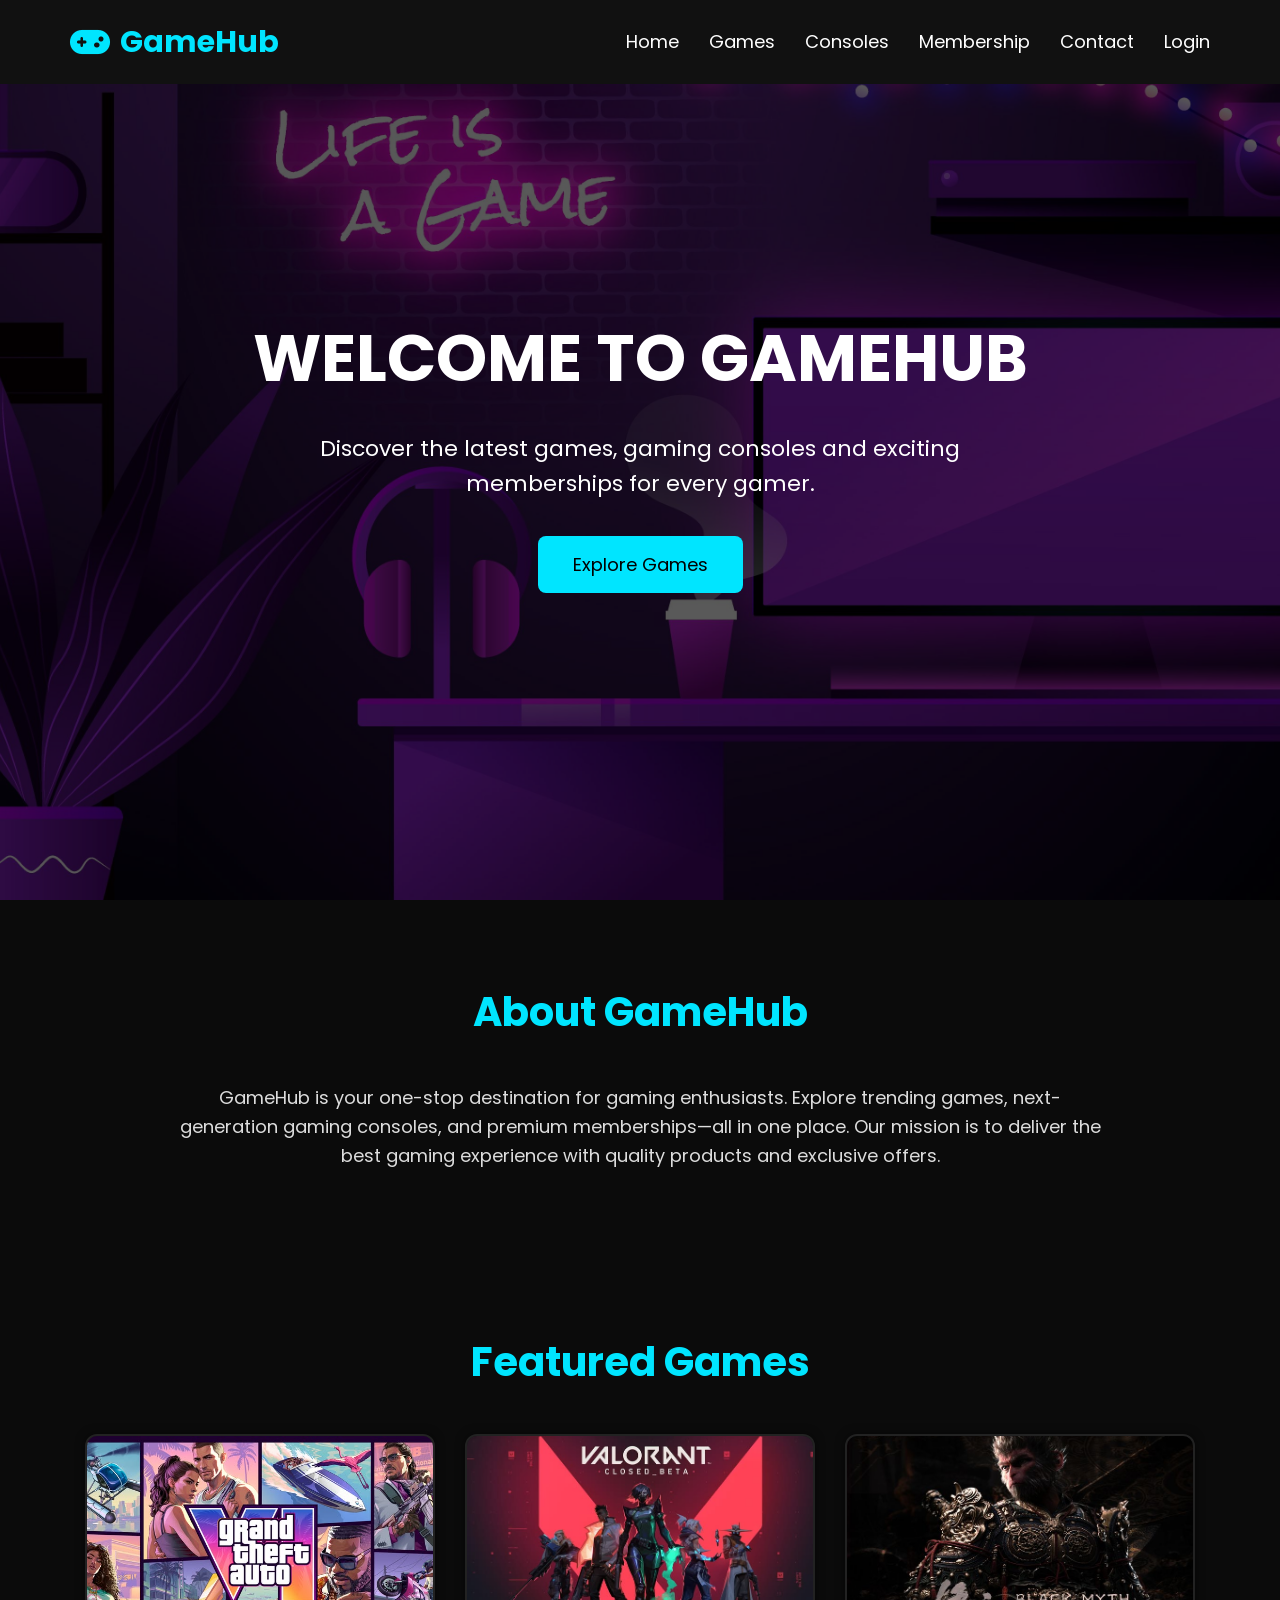
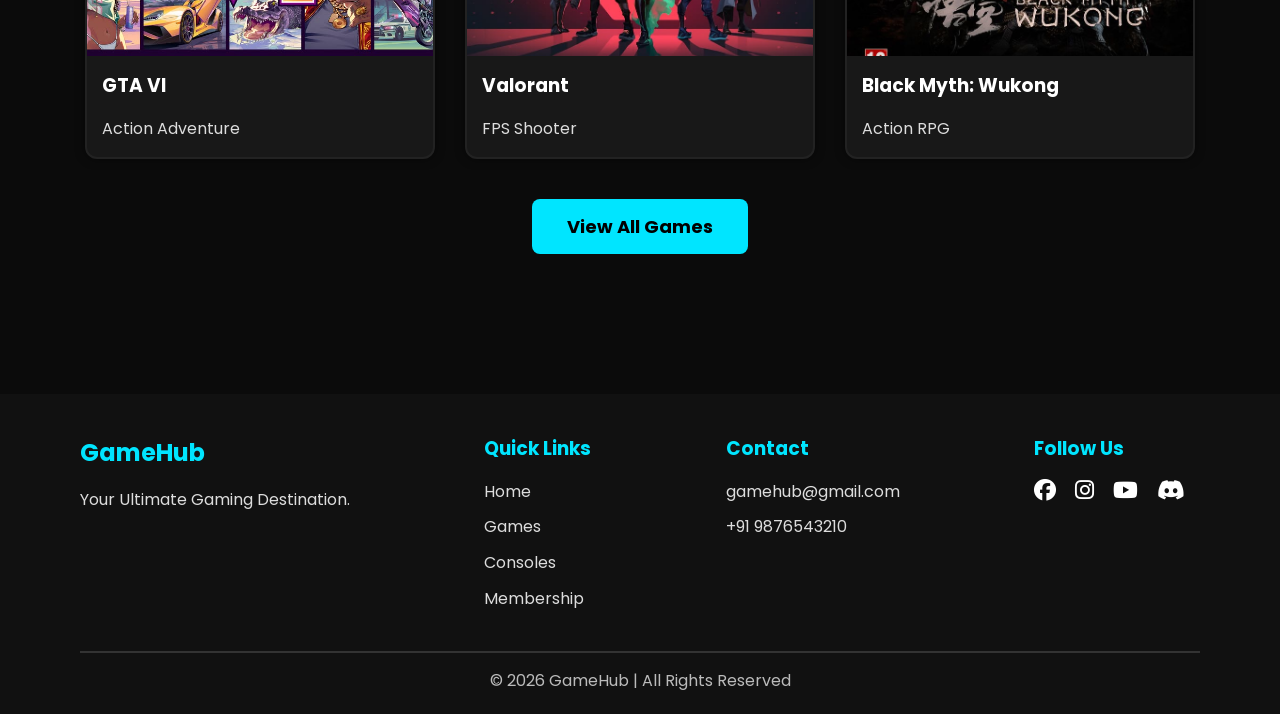
<file: index.html>
<!DOCTYPE html>
<html lang="en">

<head>

    <meta charset="UTF-8">

    <meta name="viewport" content="width=device-width, initial-scale=1.0">

    <title>GameHub | Home</title>

    <link rel="stylesheet" href="style.css">

    <link rel="preconnect" href="https://fonts.googleapis.com">

    <link href="https://fonts.googleapis.com/css2?family=Poppins:wght@300;400;500;600;700&display=swap" rel="stylesheet">

    <link rel="stylesheet"
        href="https://cdnjs.cloudflare.com/ajax/libs/font-awesome/6.6.0/css/all.min.css">

</head>

<body>

    <header>

        <nav>

            <div class="logo">

                <i class="fa-solid fa-gamepad"></i>

                <h2>GameHub</h2>

            </div>

            <ul>

                <li><a href="index.html">Home</a></li>

                <li><a href="games.html">Games</a></li>

                <li><a href="consoles.html">Consoles</a></li>

                <li><a href="membership.html">Membership</a></li>

                <li><a href="contact.html">Contact</a></li>

                <li><a href="login.html">Login</a></li>

            </ul>

        </nav>

    </header>

    <section class="hero">

        <div class="overlay"></div>

        <div class="hero-content">

            <h1>WELCOME TO GAMEHUB</h1>

            <p>

                Discover the latest games, gaming consoles and exciting memberships
                for every gamer.

            </p>

            <a href="games.html">

                <button>Explore Games</button>

            </a>

        </div>

    </section>

    <section class="about">

        <h2 class="section-title">

            About GameHub

        </h2>

        <p>

            GameHub is your one-stop destination for gaming enthusiasts.
            Explore trending games, next-generation gaming consoles, and
            premium memberships—all in one place. Our mission is to deliver
            the best gaming experience with quality products and exclusive offers.

        </p>

    </section>

    <section class="featured">

        <h2 class="section-title">

            Featured Games

        </h2>

        <div class="card-container">

            <div class="card">

                <img src="Images/GTA 6 Official Poster And GTA 6 Wallapaper.jpg">

                <h3>GTA VI</h3>

                <p>Action Adventure</p>

            </div>

            <div class="card">

                <img src="Images/Valorant Main Screen.jpg">

                <h3>Valorant</h3>

                <p>FPS Shooter</p>

            </div>

            <div class="card">

                <img src="Images/Game Poster _ Design.jpg">

                <h3>Black Myth: Wukong</h3>

                <p>Action RPG</p>

            </div>

        </div>

        <div class="view-button">

            <a href="games.html">

                <button class="view-btn">

                    View All Games

                </button>

            </a>

        </div>

    </section>

    <footer>

        <div class="footer">

            <div>

                <h2>GameHub</h2>

                <p>

                    Your Ultimate Gaming Destination.

                </p>

            </div>

            <div>

                <h3>Quick Links</h3>

                <p>Home</p>

                <p>Games</p>

                <p>Consoles</p>

                <p>Membership</p>

            </div>

            <div>

                <h3>Contact</h3>

                <p>gamehub@gmail.com</p>

                <p>+91 9876543210</p>

            </div>

            <div>

                <h3>Follow Us</h3>

                <i class="fa-brands fa-facebook"></i>
                <i class="fa-brands fa-instagram"></i>
                <i class="fa-brands fa-youtube"></i>
                <i class="fa-brands fa-discord"></i>

            </div>

        </div>

        <hr>

        <p class="copyright">

            © 2026 GameHub | All Rights Reserved

        </p>

    </footer>

</body>

</html>
</file>
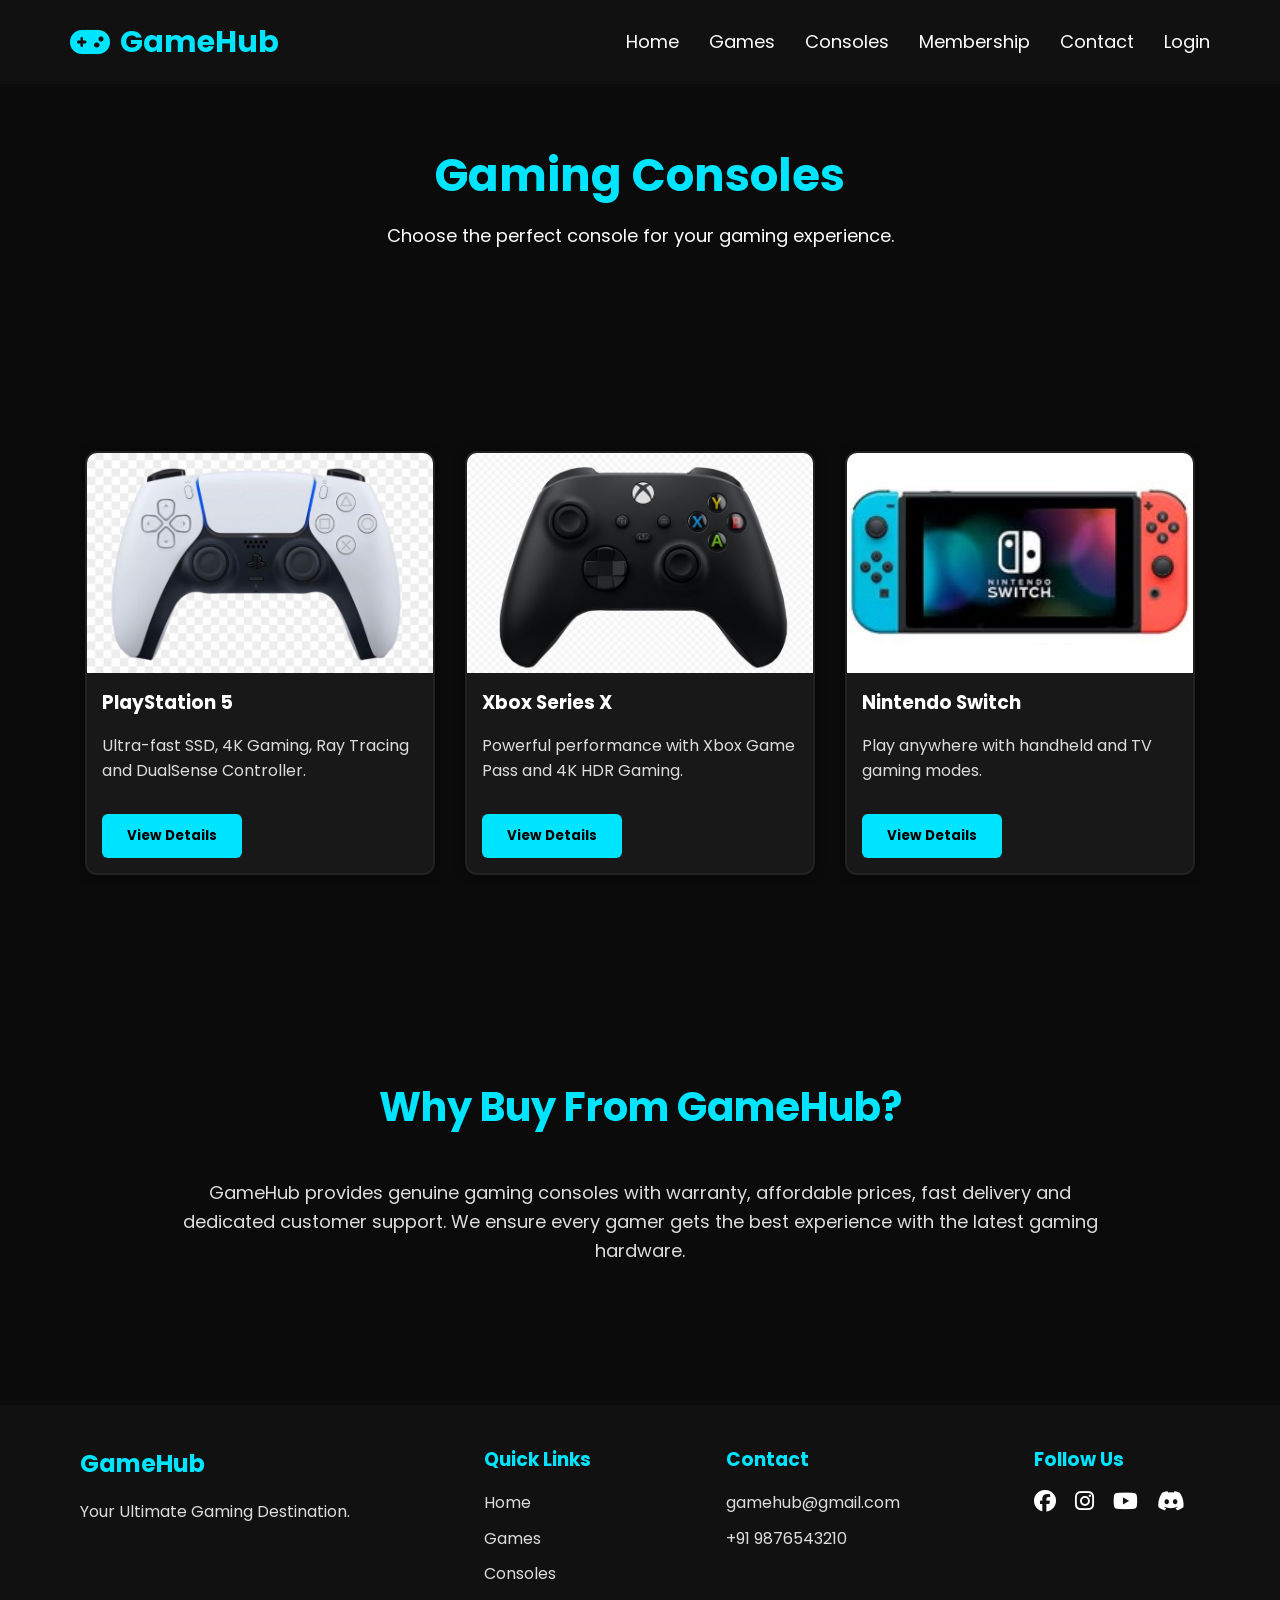
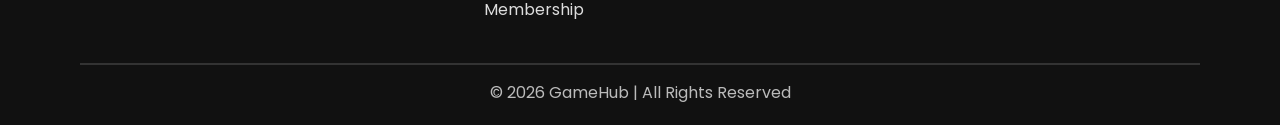
<file: consoles.html>
<!DOCTYPE html>
<html lang="en">

<head>

    <meta charset="UTF-8">

    <meta name="viewport" content="width=device-width, initial-scale=1.0">

    <title>GameHub | Consoles</title>

    <link rel="stylesheet" href="style.css">

    <link rel="preconnect" href="https://fonts.googleapis.com">

    <link href="https://fonts.googleapis.com/css2?family=Poppins:wght@300;400;500;600;700&display=swap" rel="stylesheet">

    <link rel="stylesheet"
        href="https://cdnjs.cloudflare.com/ajax/libs/font-awesome/6.6.0/css/all.min.css">

</head>

<body>

<header>

<nav>

<div class="logo">

<i class="fa-solid fa-gamepad"></i>

<h2>GameHub</h2>

</div>

<ul>

<li><a href="index.html">Home</a></li>

<li><a href="games.html">Games</a></li>

<li><a href="consoles.html">Consoles</a></li>

<li><a href="membership.html">Membership</a></li>

<li><a href="contact.html">Contact</a></li>

<li><a href="login.html">Login</a></li>

</ul>

</nav>

</header>

<section class="page-title">

<h1>Gaming Consoles</h1>

<p>Choose the perfect console for your gaming experience.</p>

</section>

<section class="card-container">

<div class="card">

<img src="Images/Sony Playstation5 Ps5 White Controller-free Download PNG Transparent With Clear Background ID 475448 _ TopPNG.jpg">

<h3>PlayStation 5</h3>

<p>Ultra-fast SSD, 4K Gaming, Ray Tracing and DualSense Controller.</p>

<button>View Details</button>

</div>

<div class="card">

<img src="Images/Front View Microsoft Xbox Series X Controller.jpg">

<h3>Xbox Series X</h3>

<p>Powerful performance with Xbox Game Pass and 4K HDR Gaming.</p>

<button>View Details</button>

</div>

<div class="card">

<img src="Images/There Are So Many (Too Many_) Consoles to Choose___.jpg">

<h3>Nintendo Switch</h3>

<p>Play anywhere with handheld and TV gaming modes.</p>

<button>View Details</button>

</div>

</section>

<section class="about">

<h2 class="section-title">Why Buy From GameHub?</h2>

<p>

GameHub provides genuine gaming consoles with warranty, affordable prices,
fast delivery and dedicated customer support. We ensure every gamer gets
the best experience with the latest gaming hardware.

</p>

</section>

<footer>

<div class="footer">

<div>

<h2>GameHub</h2>

<p>Your Ultimate Gaming Destination.</p>

</div>

<div>

<h3>Quick Links</h3>

<p>Home</p>

<p>Games</p>

<p>Consoles</p>

<p>Membership</p>

</div>

<div>

<h3>Contact</h3>

<p>gamehub@gmail.com</p>

<p>+91 9876543210</p>

</div>

<div>

<h3>Follow Us</h3>

<i class="fa-brands fa-facebook"></i>
<i class="fa-brands fa-instagram"></i>
<i class="fa-brands fa-youtube"></i>
<i class="fa-brands fa-discord"></i>

</div>

</div>

<hr>

<p class="copyright">

© 2026 GameHub | All Rights Reserved

</p>

</footer>

</body>

</html>
</file>
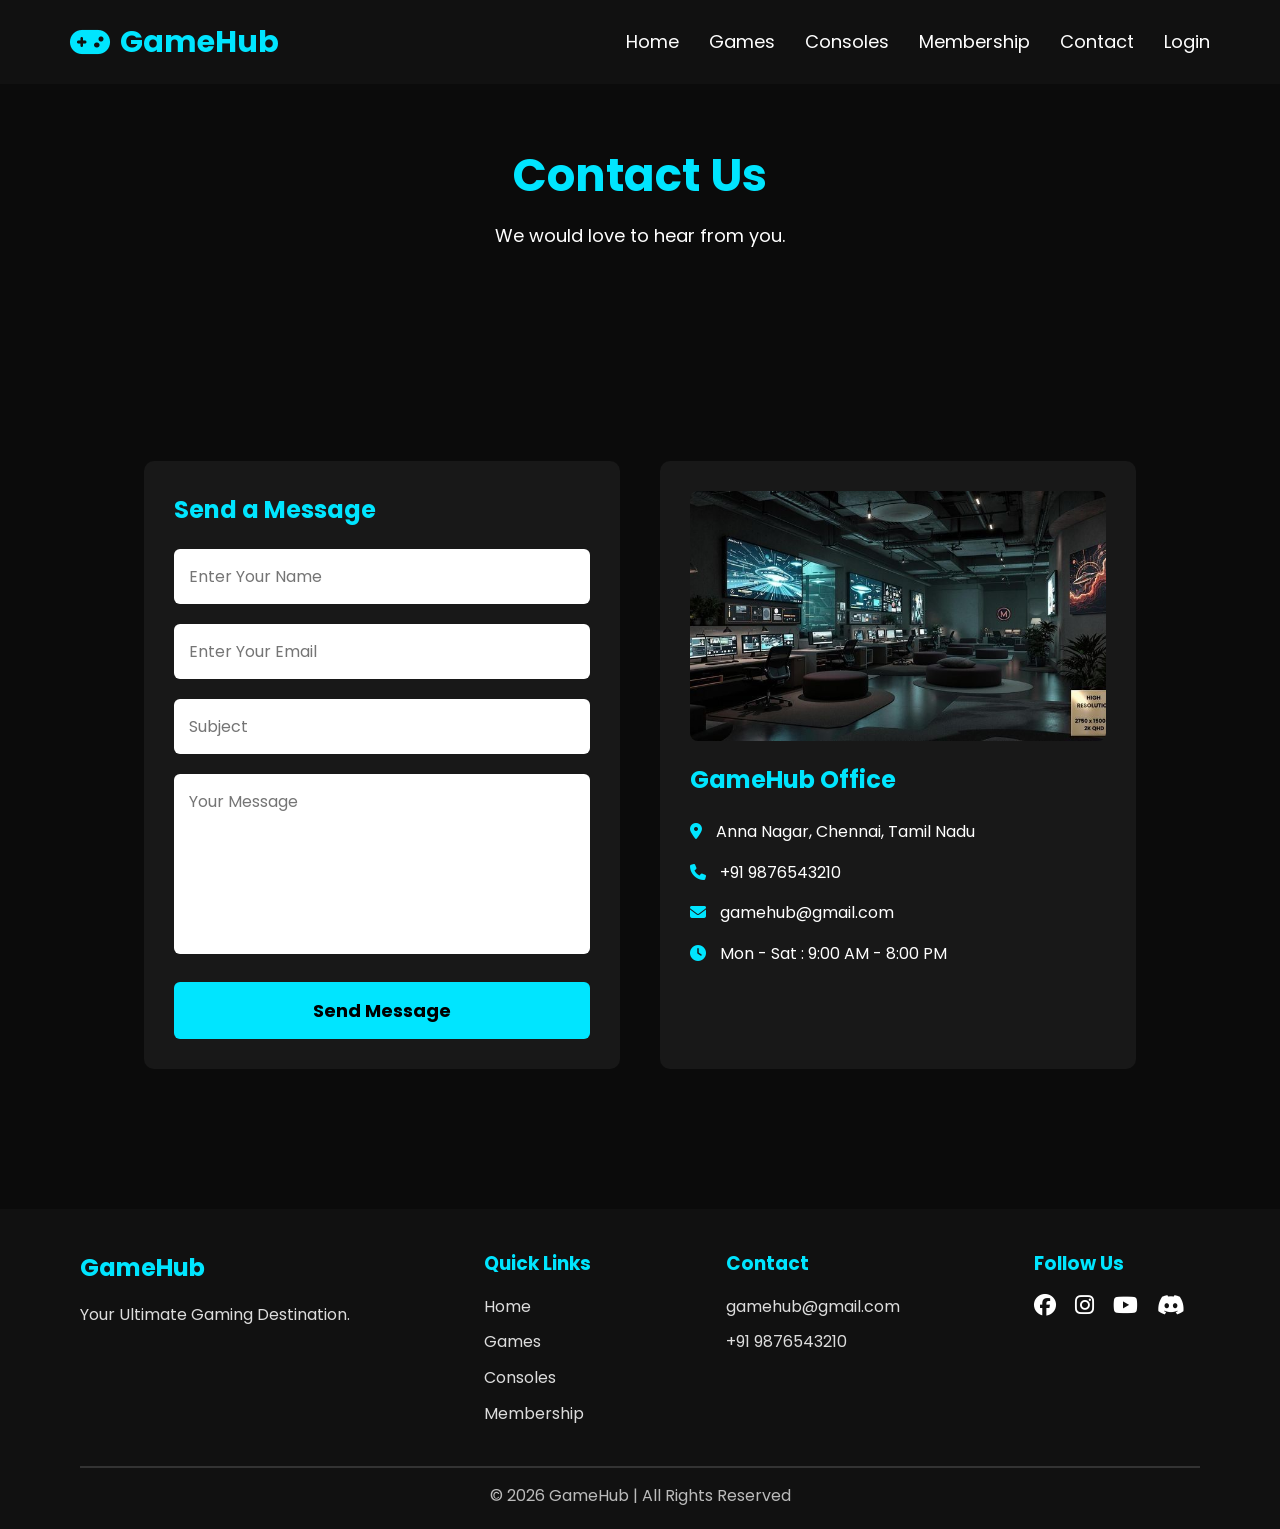
<file: contact.html>
<!DOCTYPE html>
<html lang="en">

<head>

    <meta charset="UTF-8">

    <meta name="viewport" content="width=device-width, initial-scale=1.0">

    <title>GameHub | Contact</title>

    <link rel="stylesheet" href="style.css">

    <link rel="preconnect" href="https://fonts.googleapis.com">

    <link href="https://fonts.googleapis.com/css2?family=Poppins:wght@300;400;500;600;700&display=swap" rel="stylesheet">

    <link rel="stylesheet"
        href="https://cdnjs.cloudflare.com/ajax/libs/font-awesome/6.6.0/css/all.min.css">

</head>

<body>

<header>

<nav>

<div class="logo">

<i class="fa-solid fa-gamepad"></i>

<h2>GameHub</h2>

</div>

<ul>

<li><a href="index.html">Home</a></li>

<li><a href="games.html">Games</a></li>

<li><a href="consoles.html">Consoles</a></li>

<li><a href="membership.html">Membership</a></li>

<li><a href="contact.html">Contact</a></li>

<li><a href="login.html">Login</a></li>

</ul>

</nav>

</header>

<section class="page-title">

<h1>Contact Us</h1>

<p>We would love to hear from you.</p>

</section>

<section class="contact-container">

<div class="contact-form">

<h2>Send a Message</h2>

<form>

<input type="text" placeholder="Enter Your Name" required>

<input type="email" placeholder="Enter Your Email" required>

<input type="text" placeholder="Subject" required>

<textarea rows="6" placeholder="Your Message"></textarea>

<button type="submit">Send Message</button>

</form>

</div>

<div class="contact-info">

<img src="Images/office.jpg">

<h2>GameHub Office</h2>

<p><i class="fa-solid fa-location-dot"></i> Anna Nagar, Chennai, Tamil Nadu</p>

<p><i class="fa-solid fa-phone"></i> +91 9876543210</p>

<p><i class="fa-solid fa-envelope"></i> gamehub@gmail.com</p>

<p><i class="fa-solid fa-clock"></i> Mon - Sat : 9:00 AM - 8:00 PM</p>

</div>

</section>

<footer>

<div class="footer">

<div>

<h2>GameHub</h2>

<p>Your Ultimate Gaming Destination.</p>

</div>

<div>

<h3>Quick Links</h3>

<p>Home</p>

<p>Games</p>

<p>Consoles</p>

<p>Membership</p>

</div>

<div>

<h3>Contact</h3>

<p>gamehub@gmail.com</p>

<p>+91 9876543210</p>

</div>

<div>

<h3>Follow Us</h3>

<i class="fa-brands fa-facebook"></i>

<i class="fa-brands fa-instagram"></i>

<i class="fa-brands fa-youtube"></i>

<i class="fa-brands fa-discord"></i>

</div>

</div>

<hr>

<p class="copyright">

© 2026 GameHub | All Rights Reserved

</p>

</footer>

</body>

</html>
</file>
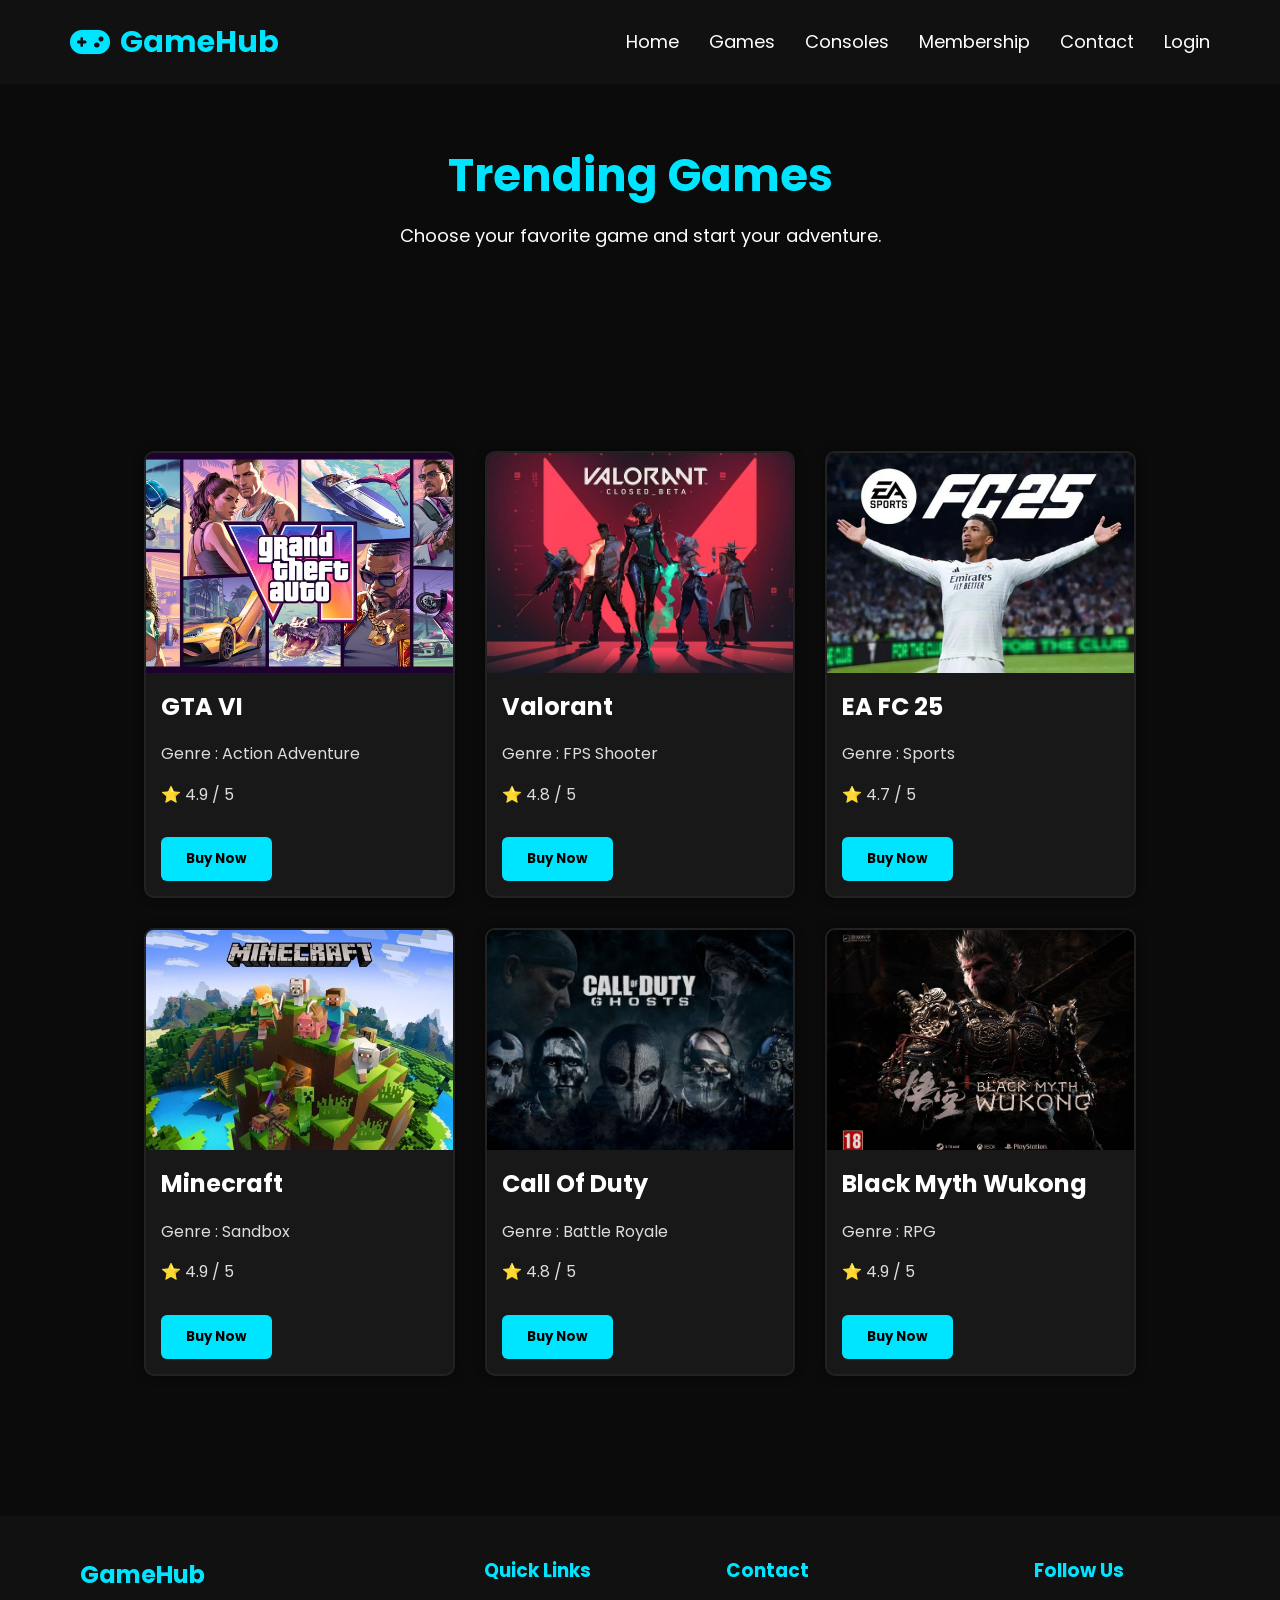
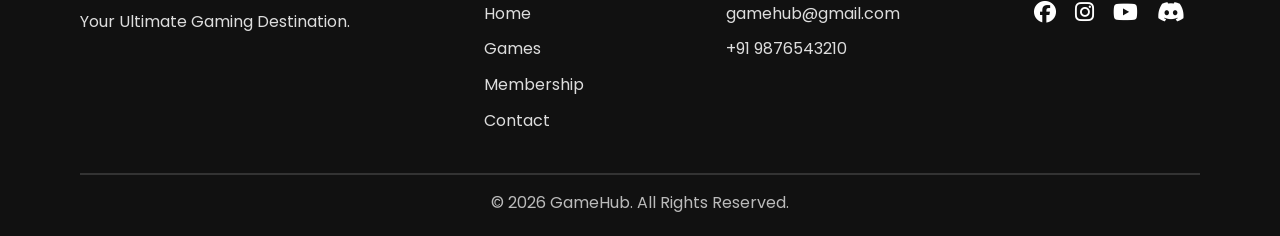
<file: games.html>
<!DOCTYPE html>
<html lang="en">

<head>

<meta charset="UTF-8">

<meta name="viewport" content="width=device-width, initial-scale=1.0">

<title>GameHub | Games</title>

<link rel="stylesheet" href="style.css">

<link rel="preconnect" href="https://fonts.googleapis.com">

<link href="https://fonts.googleapis.com/css2?family=Poppins:wght@300;400;500;600;700&display=swap" rel="stylesheet">

<link rel="stylesheet"
href="https://cdnjs.cloudflare.com/ajax/libs/font-awesome/6.6.0/css/all.min.css">

</head>

<body>

<header>

<nav>

<div class="logo">

<i class="fa-solid fa-gamepad"></i>

<h2>GameHub</h2>

</div>

<ul>

<li><a href="index.html">Home</a></li>

<li><a href="games.html">Games</a></li>

<li><a href="consoles.html">Consoles</a></li>

<li><a href="membership.html">Membership</a></li>

<li><a href="contact.html">Contact</a></li>

<li><a href="login.html">Login</a></li>

</ul>

</nav>

</header>

<section class="page-title">

<h1>Trending Games</h1>

<p>Choose your favorite game and start your adventure.</p>

</section>

<section class="games-container">

<div class="card">

<img src="Images/GTA 6 Official Poster And GTA 6 Wallapaper.jpg">

<h2>GTA VI</h2>

<p>Genre : Action Adventure</p>

<p>⭐ 4.9 / 5</p>

<button>Buy Now</button>

</div>

<div class="card">

<img src="Images/Valorant Main Screen.jpg">

<h2>Valorant</h2>

<p>Genre : FPS Shooter</p>

<p>⭐ 4.8 / 5</p>

<button>Buy Now</button>

</div>

<div class="card">

<img src="Images/EA SPORTS FC 25 Free Download PC Pre-Installed _ RepackGames.jpg">

<h2>EA FC 25</h2>

<p>Genre : Sports</p>

<p>⭐ 4.7 / 5</p>

<button>Buy Now</button>

</div>

<div class="card">

<img src="Images/Nintendo y Microsoft ganan, Sony pierde, con Minecraft y Super Smash.jpg">

<h2>Minecraft</h2>

<p>Genre : Sandbox</p>

<p>⭐ 4.9 / 5</p>

<button>Buy Now</button>

</div>

<div class="card">

<img src="Images/Call of duty ghosts.jpg">

<h2>Call Of Duty</h2>

<p>Genre : Battle Royale</p>

<p>⭐ 4.8 / 5</p>

<button>Buy Now</button>

</div>

<div class="card">

<img src="Images/Game Poster _ Design.jpg">

<h2>Black Myth Wukong</h2>

<p>Genre : RPG</p>

<p>⭐ 4.9 / 5</p>

<button>Buy Now</button>

</div>

</section>

<footer>

<div class="footer">

<div>

<h2>GameHub</h2>

<p>Your Ultimate Gaming Destination.</p>

</div>

<div>

<h3>Quick Links</h3>

<p>Home</p>

<p>Games</p>

<p>Membership</p>

<p>Contact</p>

</div>

<div>

<h3>Contact</h3>

<p>gamehub@gmail.com</p>

<p>+91 9876543210</p>

</div>

<div>

<h3>Follow Us</h3>

<i class="fa-brands fa-facebook"></i>

<i class="fa-brands fa-instagram"></i>

<i class="fa-brands fa-youtube"></i>

<i class="fa-brands fa-discord"></i>

</div>

</div>

<hr>

<p class="copyright">

© 2026 GameHub. All Rights Reserved.

</p>

</footer>

</body>

</html>
</file>
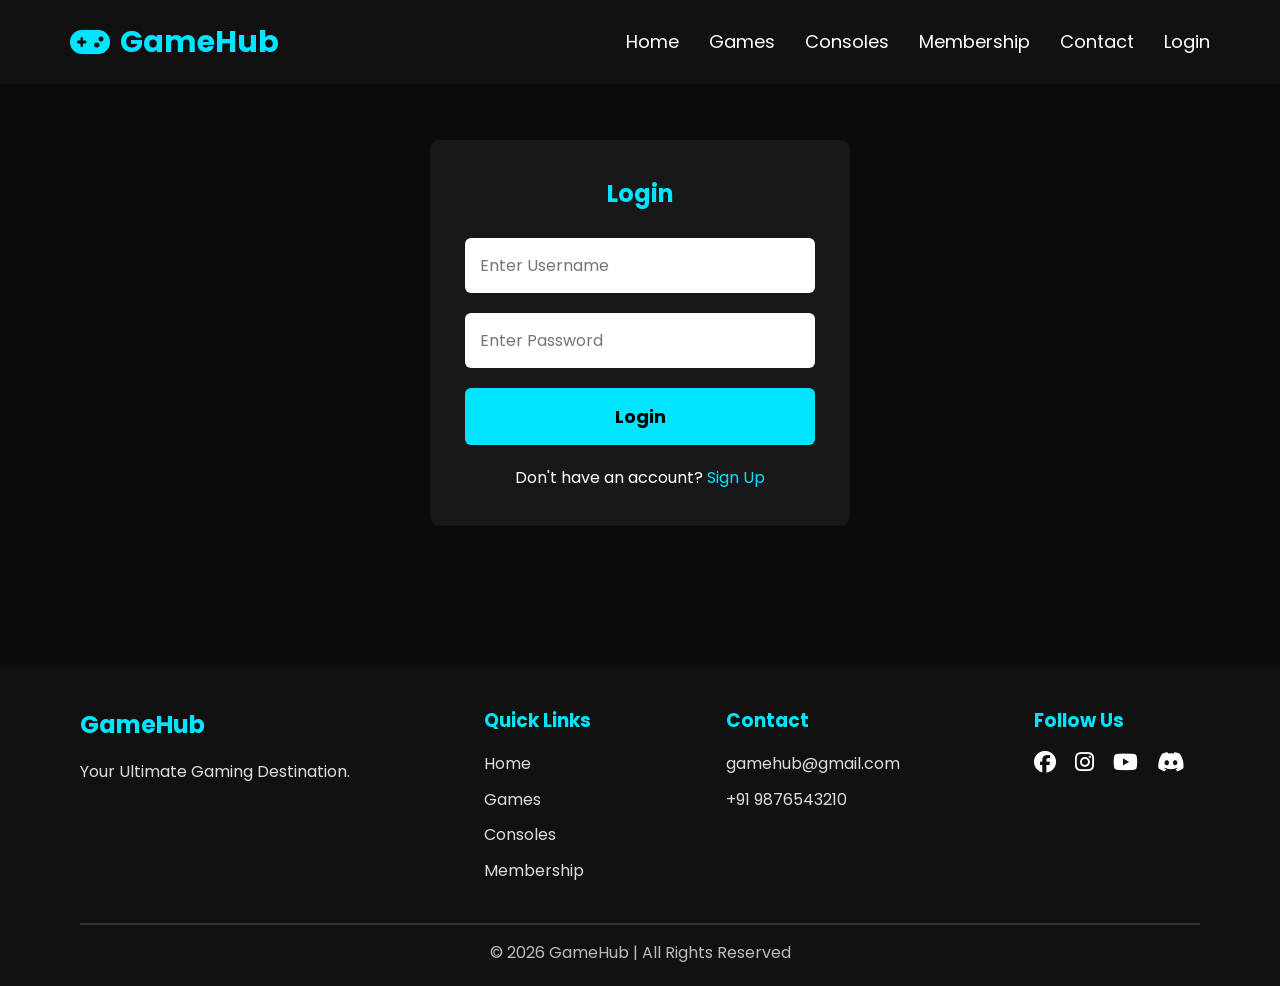
<file: login.html>
<!DOCTYPE html>
<html lang="en">

<head>

    <meta charset="UTF-8">

    <meta name="viewport" content="width=device-width, initial-scale=1.0">

    <title>GameHub | Login</title>

    <link rel="stylesheet" href="style.css">

    <link rel="preconnect" href="https://fonts.googleapis.com">

    <link href="https://fonts.googleapis.com/css2?family=Poppins:wght@300;400;500;600;700&display=swap" rel="stylesheet">

    <link rel="stylesheet"
    href="https://cdnjs.cloudflare.com/ajax/libs/font-awesome/6.6.0/css/all.min.css">

</head>

<body>

<header>

<nav>

<div class="logo">

<i class="fa-solid fa-gamepad"></i>

<h2>GameHub</h2>

</div>

<ul>

<li><a href="index.html">Home</a></li>

<li><a href="games.html">Games</a></li>

<li><a href="consoles.html">Consoles</a></li>

<li><a href="membership.html">Membership</a></li>

<li><a href="contact.html">Contact</a></li>

<li><a href="login.html">Login</a></li>

</ul>

</nav>

</header>

<section class="login-section">

<div class="login-box">

<h1>Login</h1>

<form id="loginForm">

<input
type="text"
id="username"
placeholder="Enter Username">

<input
type="password"
id="password"
placeholder="Enter Password">

<button type="submit">

Login

</button>

<p id="loginMessage"></p>

</form>

<p>

Don't have an account?

<a href="signup.html">

Sign Up

</a>

</p>

</div>

</section>

<footer>

<div class="footer">

<div>

<h2>GameHub</h2>

<p>Your Ultimate Gaming Destination.</p>

</div>

<div>

<h3>Quick Links</h3>

<p>Home</p>

<p>Games</p>

<p>Consoles</p>

<p>Membership</p>

</div>

<div>

<h3>Contact</h3>

<p>gamehub@gmail.com</p>

<p>+91 9876543210</p>

</div>

<div>

<h3>Follow Us</h3>

<i class="fa-brands fa-facebook"></i>

<i class="fa-brands fa-instagram"></i>

<i class="fa-brands fa-youtube"></i>

<i class="fa-brands fa-discord"></i>

</div>

</div>

<hr>

<p class="copyright">

© 2026 GameHub | All Rights Reserved

</p>

</footer>

<script src="script.js"></script>

</body>

</html>
</file>
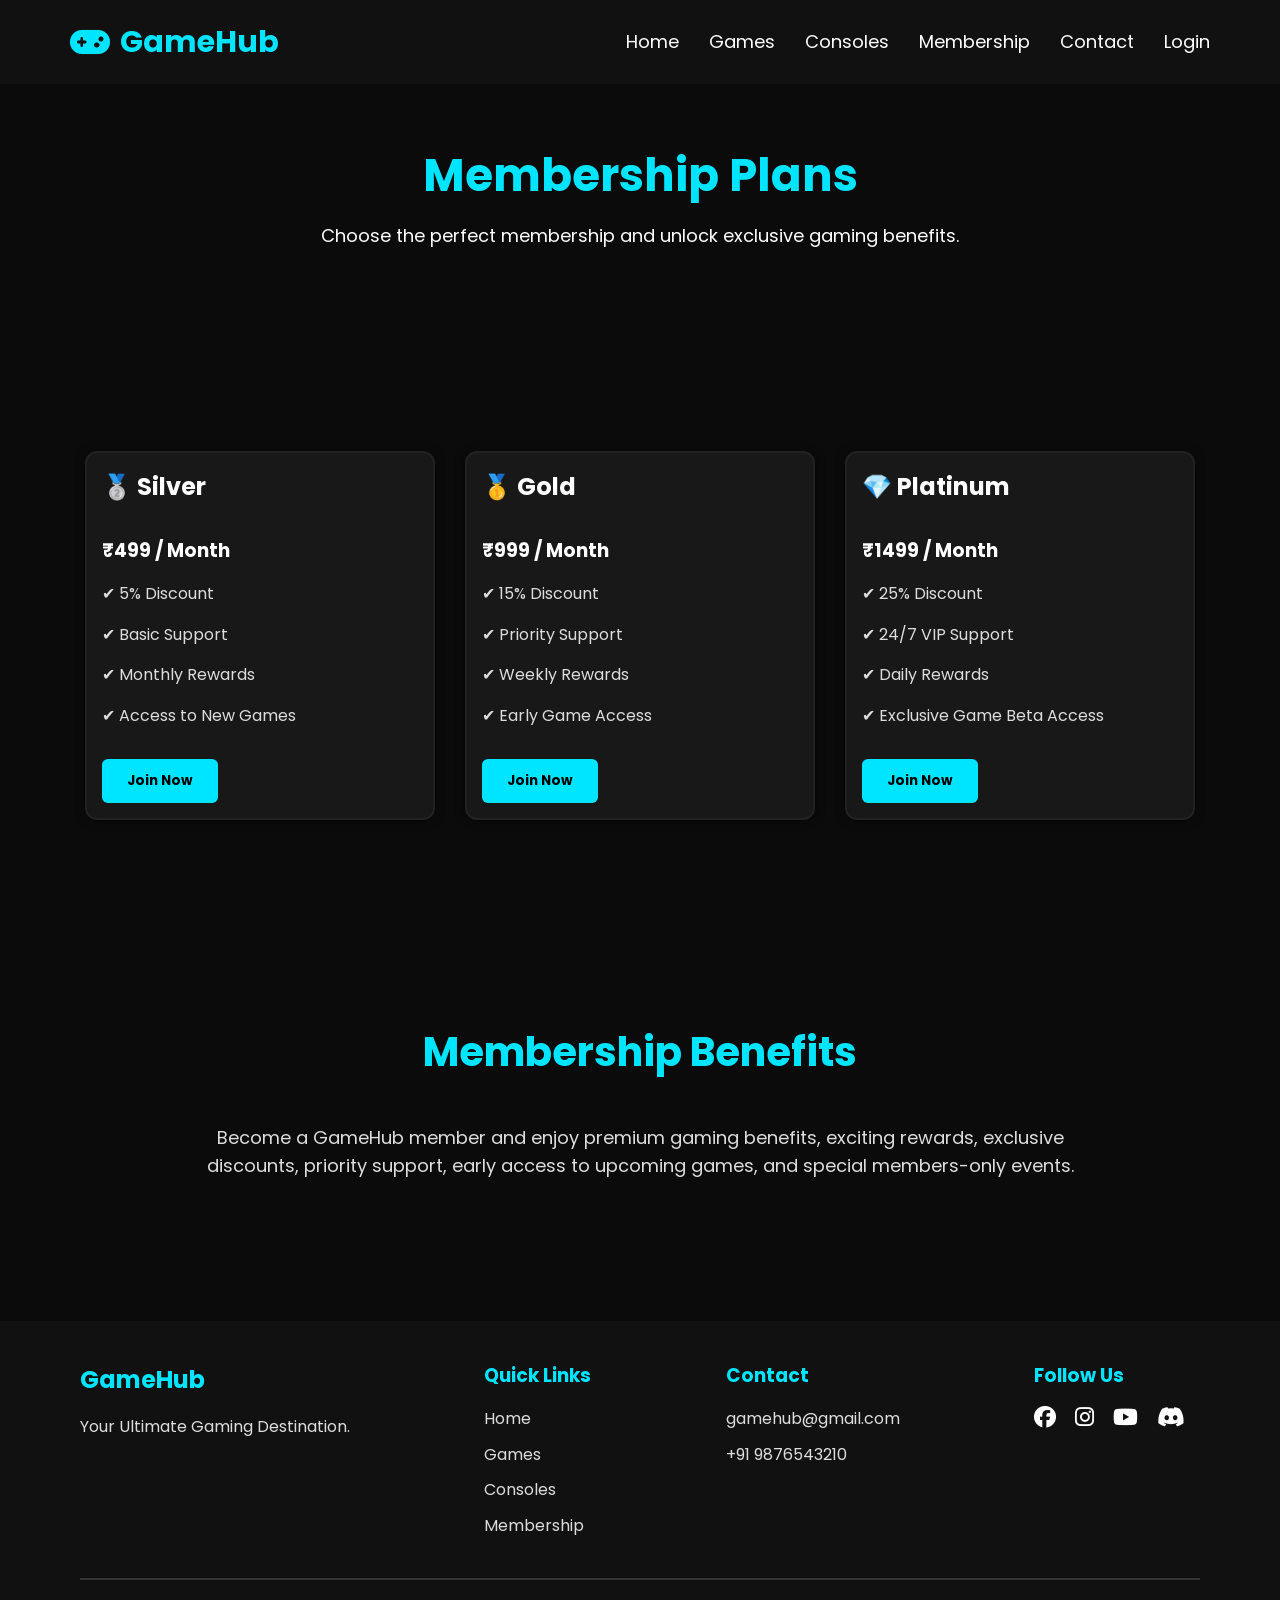
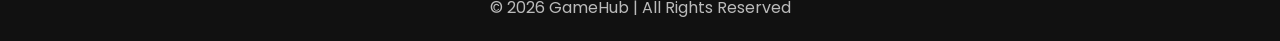
<file: membership.html>
<!DOCTYPE html>
<html lang="en">

<head>

    <meta charset="UTF-8">

    <meta name="viewport" content="width=device-width, initial-scale=1.0">

    <title>GameHub | Membership</title>

    <link rel="stylesheet" href="style.css">

    <link rel="preconnect" href="https://fonts.googleapis.com">

    <link href="https://fonts.googleapis.com/css2?family=Poppins:wght@300;400;500;600;700&display=swap" rel="stylesheet">

    <link rel="stylesheet"
        href="https://cdnjs.cloudflare.com/ajax/libs/font-awesome/6.6.0/css/all.min.css">

</head>

<body>

<header>

<nav>

<div class="logo">

<i class="fa-solid fa-gamepad"></i>

<h2>GameHub</h2>

</div>

<ul>

<li><a href="index.html">Home</a></li>

<li><a href="games.html">Games</a></li>

<li><a href="consoles.html">Consoles</a></li>

<li><a href="membership.html">Membership</a></li>

<li><a href="contact.html">Contact</a></li>

<li><a href="login.html">Login</a></li>

</ul>

</nav>

</header>

<section class="page-title">

<h1>Membership Plans</h1>

<p>Choose the perfect membership and unlock exclusive gaming benefits.</p>

</section>

<section class="card-container">

<div class="card">

<h2>🥈 Silver</h2>

<h3>₹499 / Month</h3>

<p>✔ 5% Discount</p>

<p>✔ Basic Support</p>

<p>✔ Monthly Rewards</p>

<p>✔ Access to New Games</p>

<button>Join Now</button>

</div>

<div class="card">

<h2>🥇 Gold</h2>

<h3>₹999 / Month</h3>

<p>✔ 15% Discount</p>

<p>✔ Priority Support</p>

<p>✔ Weekly Rewards</p>

<p>✔ Early Game Access</p>

<button>Join Now</button>

</div>

<div class="card">

<h2>💎 Platinum</h2>

<h3>₹1499 / Month</h3>

<p>✔ 25% Discount</p>

<p>✔ 24/7 VIP Support</p>

<p>✔ Daily Rewards</p>

<p>✔ Exclusive Game Beta Access</p>

<button>Join Now</button>

</div>

</section>

<section class="about">

<h2 class="section-title">Membership Benefits</h2>

<p>

Become a GameHub member and enjoy premium gaming benefits, exciting rewards,
exclusive discounts, priority support, early access to upcoming games, and
special members-only events.

</p>

</section>

<footer>

<div class="footer">

<div>

<h2>GameHub</h2>

<p>Your Ultimate Gaming Destination.</p>

</div>

<div>

<h3>Quick Links</h3>

<p>Home</p>

<p>Games</p>

<p>Consoles</p>

<p>Membership</p>

</div>

<div>

<h3>Contact</h3>

<p>gamehub@gmail.com</p>

<p>+91 9876543210</p>

</div>

<div>

<h3>Follow Us</h3>

<i class="fa-brands fa-facebook"></i>
<i class="fa-brands fa-instagram"></i>
<i class="fa-brands fa-youtube"></i>
<i class="fa-brands fa-discord"></i>

</div>

</div>

<hr>

<p class="copyright">

© 2026 GameHub | All Rights Reserved

</p>

</footer>

</body>

</html>
</file>
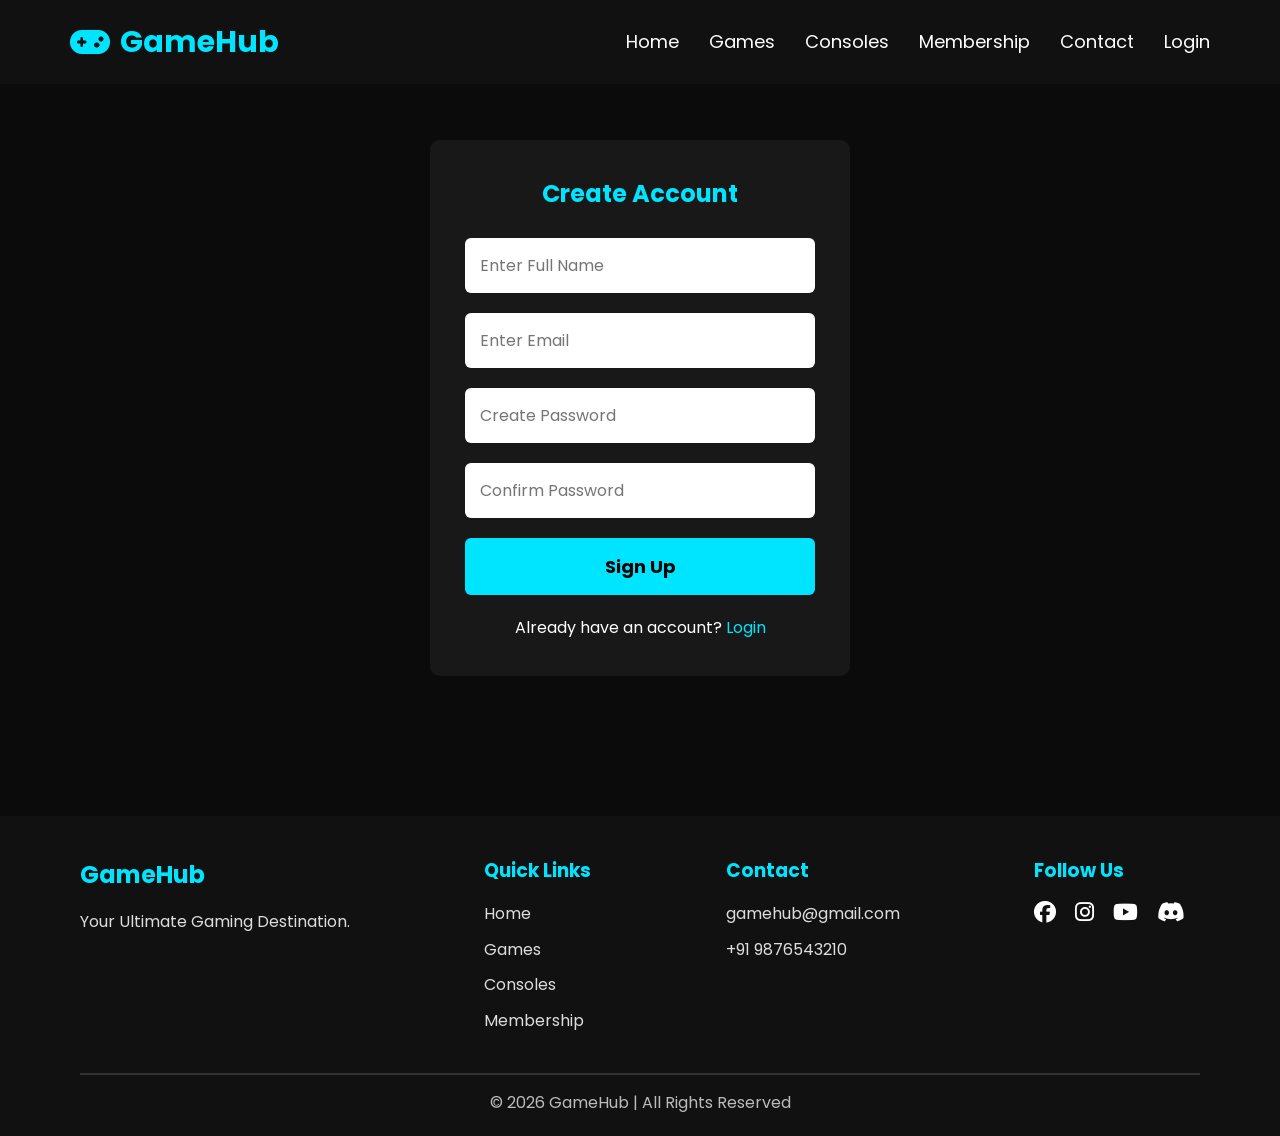
<file: signup.html>
<!DOCTYPE html>
<html lang="en">

<head>

    <meta charset="UTF-8">

    <meta name="viewport" content="width=device-width, initial-scale=1.0">

    <title>GameHub | Sign Up</title>

    <link rel="stylesheet" href="style.css">

    <link rel="preconnect" href="https://fonts.googleapis.com">

    <link href="https://fonts.googleapis.com/css2?family=Poppins:wght@300;400;500;600;700&display=swap" rel="stylesheet">

    <link rel="stylesheet"
    href="https://cdnjs.cloudflare.com/ajax/libs/font-awesome/6.6.0/css/all.min.css">

</head>

<body>

<header>

<nav>

<div class="logo">

<i class="fa-solid fa-gamepad"></i>

<h2>GameHub</h2>

</div>

<ul>

<li><a href="index.html">Home</a></li>

<li><a href="games.html">Games</a></li>

<li><a href="consoles.html">Consoles</a></li>

<li><a href="membership.html">Membership</a></li>

<li><a href="contact.html">Contact</a></li>

<li><a href="login.html">Login</a></li>

</ul>

</nav>

</header>

<section class="signup-section">

<div class="signup-box">

<h1>Create Account</h1>

<form id="signupForm">

<input
type="text"
id="name"
placeholder="Enter Full Name">

<input
type="email"
id="email"
placeholder="Enter Email">

<input
type="password"
id="signupPassword"
placeholder="Create Password">

<input
type="password"
id="confirmPassword"
placeholder="Confirm Password">

<button type="submit">

Sign Up

</button>

<p id="signupMessage"></p>

</form>

<p>

Already have an account?

<a href="login.html">

Login

</a>

</p>

</div>

</section>

<footer>

<div class="footer">

<div>

<h2>GameHub</h2>

<p>Your Ultimate Gaming Destination.</p>

</div>

<div>

<h3>Quick Links</h3>

<p>Home</p>

<p>Games</p>

<p>Consoles</p>

<p>Membership</p>

</div>

<div>

<h3>Contact</h3>

<p>gamehub@gmail.com</p>

<p>+91 9876543210</p>

</div>

<div>

<h3>Follow Us</h3>

<i class="fa-brands fa-facebook"></i>

<i class="fa-brands fa-instagram"></i>

<i class="fa-brands fa-youtube"></i>

<i class="fa-brands fa-discord"></i>

</div>

</div>

<hr>

<p class="copyright">

© 2026 GameHub | All Rights Reserved

</p>

</footer>

<script src="script.js"></script>

</body>

</html>
</file>
<file: style.css>
/* ==========================
   GENERAL
========================== */

*{
    margin:0;
    padding:0;
    box-sizing:border-box;
    font-family:'Poppins',sans-serif;
}


body{
    background:#0b0b0b;
    color:white;
    line-height:1.6;
}

a{
    text-decoration:none;
}

img{
    max-width:100%;
    display:block;
}

/* ==========================
   NAVBAR
========================== */

header{
    width:100%;
    position:fixed;
    top:0;
    left:0;
    z-index:1000;
}

nav{
    background:#111;
    display:flex;
    justify-content:space-between;
    align-items:center;
    padding:18px 70px;
}

.logo{
    display:flex;
    align-items:center;
}

.logo i{
    font-size:32px;
    color:#00e5ff;
    margin-right:10px;
}

.logo h2{
    color:#00e5ff;
    font-size:30px;
}

nav ul{
    display:flex;
    list-style:none;
}

nav ul li{
    margin-left:30px;
}

nav ul li a{
    color:white;
    font-size:18px;
    transition:.3s;
}

nav ul li a:hover{
    color:#00e5ff;
}

/* ==========================
   HERO
========================== */

.hero{
    height:100vh;
    background-image:url("Images/hero.jpg.jpg");
    background-size:cover;
    background-position:center;
    background-repeat:no-repeat;
    display:flex;
    justify-content:center;
    align-items:center;
    position:relative;
}

.overlay{
    position:absolute;
    width:100%;
    height:100%;
    background:rgba(0,0,0,.65);
}

.hero-content{
    position:relative;
    text-align:center;
    width:70%;
}

.hero-content h1{
    font-size:65px;
    margin-bottom:20px;
}

.hero-content p{
    font-size:22px;
    margin-bottom:35px;
}

.hero-content button{

    padding:15px 35px;
    border:none;
    border-radius:8px;
    background:#00e5ff;
    color:black;
    font-size:18px;
    cursor:pointer;
    transition:.3s;
}

.hero-content button:hover{

    background:white;
    transform:scale(1.05);

}

/* ==========================
   COMMON
========================== */

section{
    padding:80px;
}

.section-title{
    text-align:center;
    color:#00e5ff;
    font-size:40px;
    margin-bottom:40px;
}

.page-title{
    padding-top:140px;
    text-align:center;
}

.page-title h1{
    font-size:45px;
    color:#00e5ff;
}

.page-title p{
    margin-top:10px;
    font-size:18px;
}

/* ==========================
   ABOUT
========================== */

.about{

    width:85%;
    margin:auto;
    text-align:center;
}

.about p{

    font-size:18px;
    color:#ddd;
}

/* ==========================
   CARDS
========================== */

.games-container{
    width:90%;
    margin:40px auto;
    display:grid;
    grid-template-columns:repeat(3,1fr);
    gap:30px;
}

.games-container .card{
    background:#181818;
    border-radius:10px;
    overflow:hidden;
}

.games-container .card img{
    width:100%;
    height:220px;
    object-fit:cover;
}

.card-container{

    width:90%;

    margin:40px auto;

    display:grid;

    grid-template-columns:repeat(3,350px);

    justify-content:center;

    gap:30px;

}

.card{

    background:#181818;

    border:2px solid #222;

    border-radius:12px;

    overflow:hidden;

    transition:.4s;

    box-shadow:0 0 10px rgba(0,0,0,.5);

}

.card:hover{

    transform:translateY(-10px);
}

.card img{

    width:100%;
    height:220px;
    object-fit:cover;
}

.card h2,
.card h3{

    padding:15px;
}

.card p{

    padding:0 15px 15px;
    color:#ddd;
}

.card button{

    margin:15px;
    padding:12px 25px;
    background:#00e5ff;
    border:none;
    border-radius:6px;
    cursor:pointer;
    font-weight:bold;
}

.card button:hover{

    background:white;
}

/* ==========================
   VIEW BUTTON
========================== */

.view-button{

    text-align:center;
    margin-top:40px;
}

.view-btn{

    padding:14px 35px;
    background:#00e5ff;
    border:none;
    border-radius:8px;
    font-size:18px;
    cursor:pointer;
    font-weight:bold;
}

.view-btn:hover{

    background:white;
}


/* ==========================
   CONTACT PAGE
========================== */

.contact-container{
    width:90%;
    margin:50px auto;
    display:flex;
    justify-content:space-between;
    gap:40px;
}

.contact-form,
.contact-info{
    width:48%;
    background:#181818;
    padding:30px;
    border-radius:10px;
}

.contact-form h2,
.contact-info h2{
    color:#00e5ff;
    margin-bottom:20px;
}

.contact-form input,
.contact-form textarea{
    width:100%;
    padding:15px;
    margin-bottom:20px;
    border:none;
    outline:none;
    border-radius:6px;
    font-size:16px;
}

.contact-form textarea{
    resize:none;
}

.contact-form button{
    width:100%;
    padding:15px;
    background:#00e5ff;
    border:none;
    border-radius:6px;
    font-size:18px;
    font-weight:bold;
    cursor:pointer;
}

.contact-form button:hover{
    background:white;
}

.contact-info img{
    width:100%;
    height:250px;
    object-fit:cover;
    border-radius:8px;
    margin-bottom:20px;
}

.contact-info p{
    margin:15px 0;
}

.contact-info i{
    color:#00e5ff;
    margin-right:10px;
}

/* ==========================
   LOGIN & SIGNUP
========================== */

.login-section,
.signup-section{
    padding-top:140px;
    padding-bottom:80px;
    display:flex;
    justify-content:center;
}

.login-box,
.signup-box{
    width:420px;
    background:#181818;
    padding:35px;
    border-radius:10px;
    text-align:center;
}

.login-box h1,
.signup-box h1{
    color:#00e5ff;
    margin-bottom:25px;
}

.login-box input,
.signup-box input{
    width:100%;
    padding:15px;
    margin-bottom:20px;
    border:none;
    outline:none;
    border-radius:6px;
    font-size:16px;
}

.login-box button,
.signup-box button{
    width:100%;
    padding:15px;
    background:#00e5ff;
    border:none;
    border-radius:6px;
    font-size:18px;
    font-weight:bold;
    cursor:pointer;
}

.login-box button:hover,
.signup-box button:hover{
    background:white;
}

.login-box p,
.signup-box p{
    margin-top:20px;
}

.login-box a,
.signup-box a{
    color:#00e5ff;
}

#loginMessage,
#signupMessage{
    margin-top:15px;
    font-weight:bold;
}

/* ==========================
   FOOTER
========================== */

footer{
    background:#111;
    margin-top:60px;
    padding:40px 80px 20px;
}

.footer{
    display:flex;
    justify-content:space-between;
    gap:40px;
}

.footer h2,
.footer h3{
    color:#00e5ff;
    margin-bottom:15px;
}

.footer p{
    margin-bottom:10px;
    color:#ddd;
}

.footer i{
    font-size:22px;
    color:white;
    margin-right:15px;
    cursor:pointer;
    transition:.3s;
}

.footer i:hover{
    color:#00e5ff;
}

footer hr{
    margin:30px 0 15px;
    border:1px solid #333;
}

.copyright{
    text-align:center;
    color:#bbb;
}

/* ==========================
   EXTRA HOVER EFFECTS
========================== */

.card{
    transition:.4s;
}

.card:hover{
    transform:translateY(-10px);
    box-shadow:0 0 20px #00e5ff;
}

button{
    transition:.3s;
}

button:hover{
    transform:scale(1.05);
}
</file>
